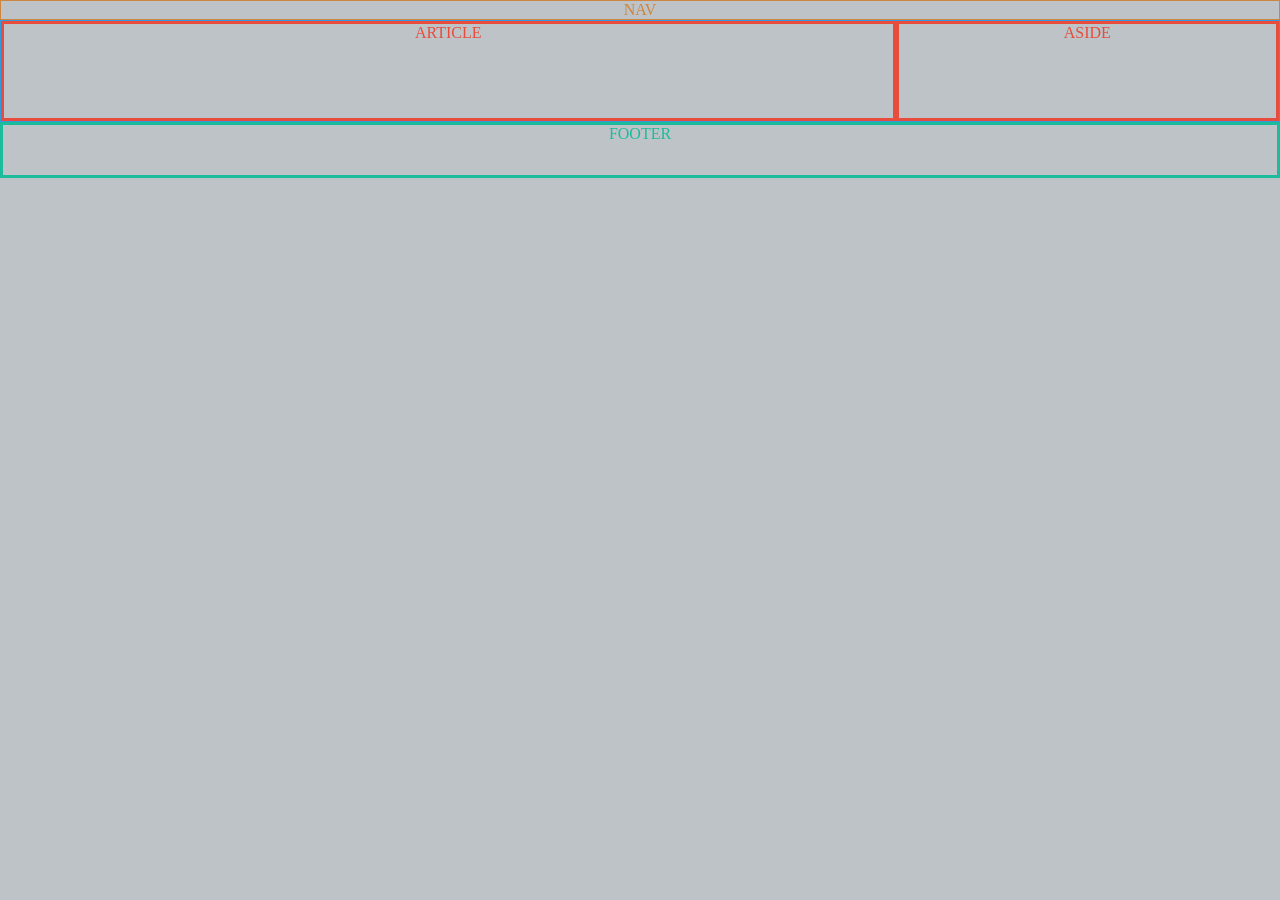
<file: 01-HTML-CSS/02-maquetacion/index.html>
<!DOCTYPE html>
<html lang="es">
    <head>
        <meta charset="UTF-8">
        <meta name="viewport" content="width=device-width, initial-scale=1.0">
        <title>Maquetación</title>
        <link rel="stylesheet" href="estilos.css">
    </head>
    <body>
        <!-- HTML5 HA INCORPORADO NUEVAS ETIQUETAS -->
        <!-- ESTAS ETIQUETAS SON DIVs PERO CON NOMBRE ESTRUCTURAL -->
        <nav>
            NAV
        </nav>
        <section>
            <article>
                ARTICLE
            </article>
            <aside>
                ASIDE
            </aside>
        </section>
        <footer>
            FOOTER
        </footer>
    </body>
</html>
</file>
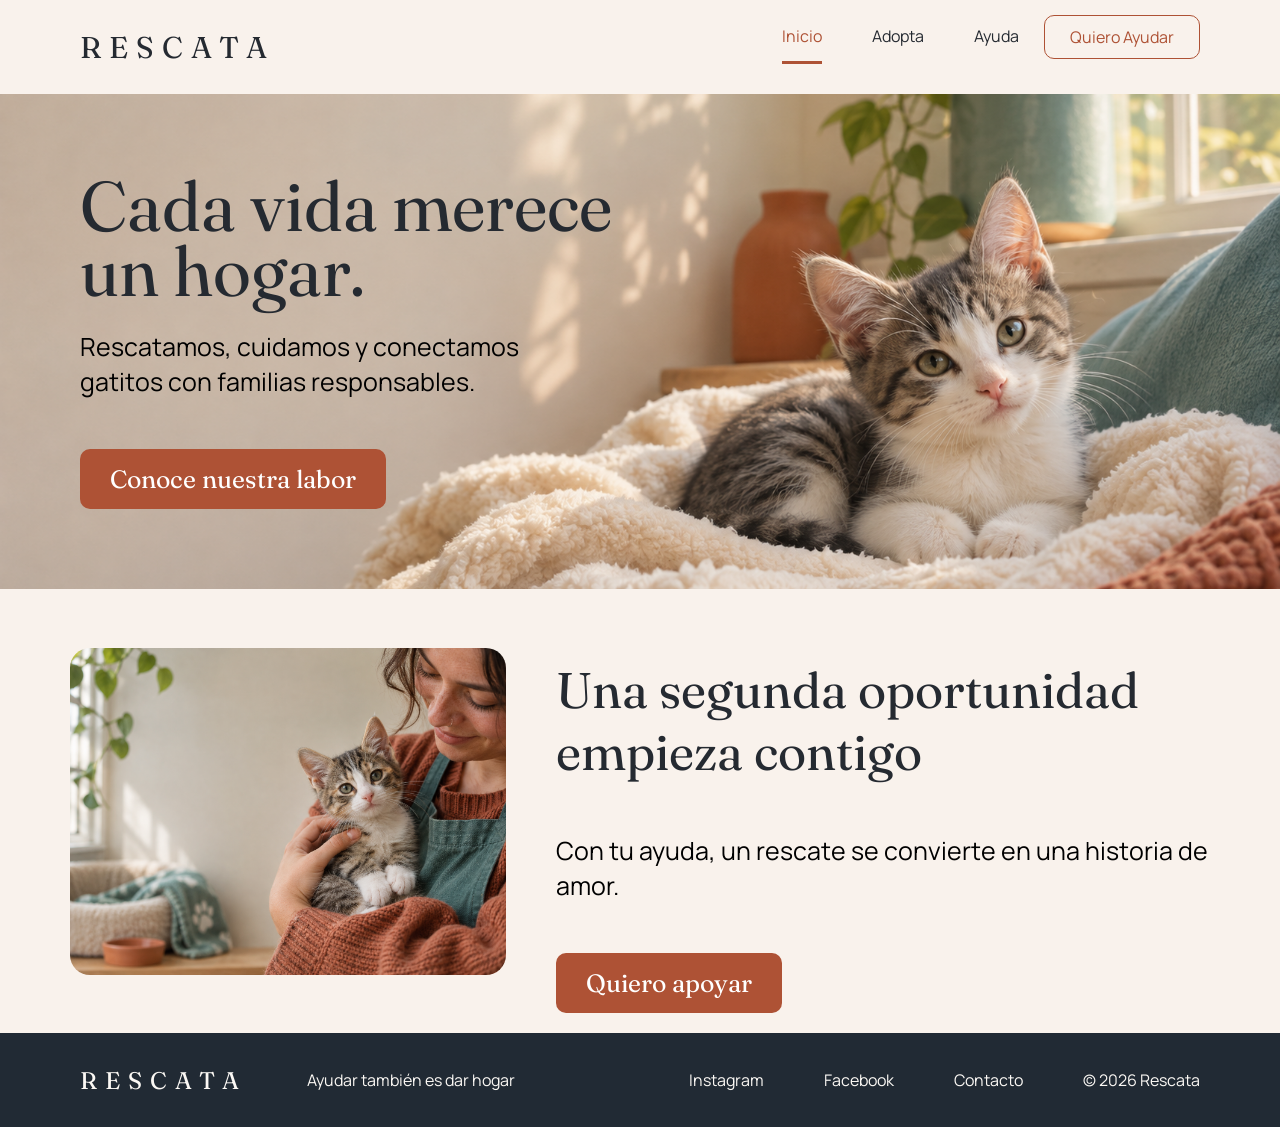
<file: 01-HTML-CSS/03-rescata/index.html>
<!DOCTYPE html>
<html lang="es">
<head>
    <meta charset="UTF-8">
    <meta name="viewport" content="width=device-width, initial-scale=1.0">
    <link rel="preconnect" href="https://fonts.googleapis.com">
    <link rel="preconnect" href="https://fonts.gstatic.com" crossorigin>
    <link href="https://fonts.googleapis.com/css2?family=Fraunces:ital,opsz,wght@0,9..144,100..900;1,9..144,100..900&family=Manrope:wght@200..800&display=swap" rel="stylesheet">
    <link rel="stylesheet" href="css/estilos.css">
    <title>Rescata</title>
</head>
<body>
    <nav>
        <!-- clases o id -->
        <a href="./" id="logo" class="color-primary">rescata</a>
        <div>
            <a href="#" class="color-primary link active">inicio</a>
            <a href="#" class="color-primary link">adopta</a>
            <a href="#" class="color-primary link">ayuda</a>
            <a href="#" class="navButton">quiero ayudar</a>
        </div>
    </nav>
    <header>
        <article>
            <h2 class="color-primary">Cada vida merece <br> un hogar.</h2>
            <p class="parrafo">
                Rescatamos, cuidamos y conectamos <br> gatitos con familias responsables.
            </p>
            <a href="#" class="btn">Conoce nuestra labor</a>
        </article>
    </header>
    <section>
        <div class="imgBox">
            <img src="img/01.png" alt="Adoptame">
        </div>
        <div class="contentBox">
            <h3 class="color-primary">Una segunda oportunidad <br> empieza contigo</h3>
            <p class="parrafo">Con tu ayuda, un rescate se convierte en una historia de amor.</p>
            <a href="#" class="btn">Quiero apoyar</a>
        </div>
    </section>
    <footer>
        <div>
            <a href="#" class="logo-footer">rescata</a>
            <p>Ayudar también es dar hogar</p>
        </div>
        <div>
            <a href="#">Instagram</a>
            <a href="#">Facebook</a>
            <a href="#">Contacto</a>
            <p>&copy; 2026 Rescata</p>
        </div>
    </footer>
</body>
</html>
</file>
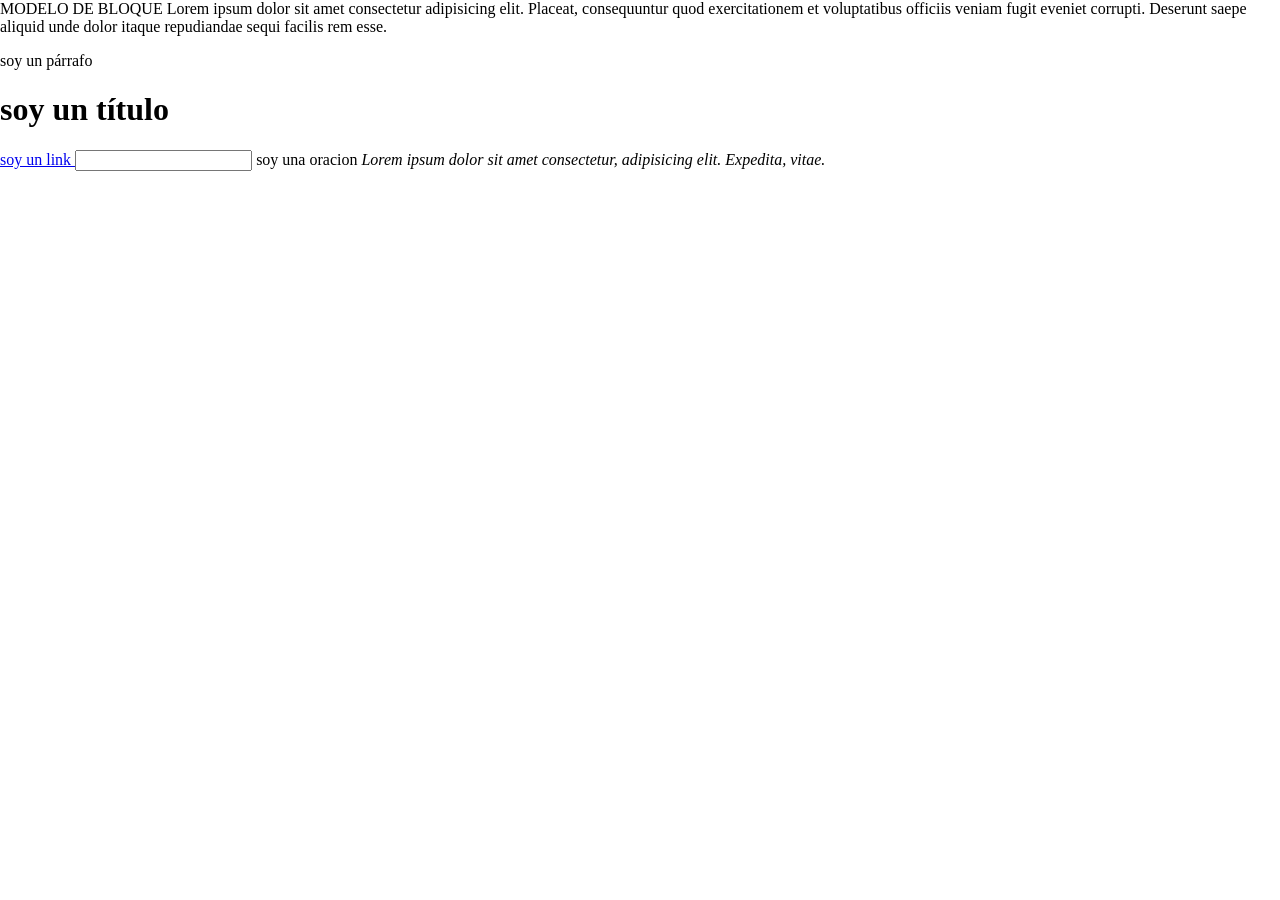
<file: 01-HTML-CSS/02-maquetacion/conceptos.html>
<!DOCTYPE html> <!-- VERSION 5 -->
<html lang="es">
    <head>
        <meta charset="UTF-8">
        <meta name="viewport" content="width=device-width, initial-scale=1.0">
        <!-- nombre de viñetas -->
        <title>Maquetación</title>
        <!-- SEO -> SEARH ENGINE OPTIMIZATION -->
        <style>
            body {
                margin: 0;
            }
        </style>
    </head>
    <body>
        <div>
            <!-- 
                1. se posicionan uno debajo del otro
                2. ocupan todo el ancho (100%) de su contenedor / padre
            -->
            MODELO DE BLOQUE
            Lorem ipsum dolor sit amet consectetur adipisicing elit. Placeat, consequuntur quod exercitationem et voluptatibus officiis veniam fugit eveniet corrupti. Deserunt saepe aliquid unde dolor itaque repudiandae sequi facilis rem esse.
        </div>
        <p>
            soy un párrafo
        </p>
        <h1>
            soy un título
        </h1>
        <a href="#">
            <!-- 
                1. el ancho y el alto se adapata a su contenido
                2. las etiquetas de modelo inline no aplican propiedades tamaño
            -->
            soy un link
        </a>
        <input type="text">
        <span>soy una oracion</span>
        <i>Lorem ipsum dolor sit amet consectetur, adipisicing elit. Expedita, vitae.</i>
    </body>
</html>
</file>
<file: 01-HTML-CSS/02-maquetacion/estilos.css>
body {
    background-color: #bdc3c7;
    margin: 0;
}

nav {
    border: 1px solid peru;
    text-align: center;
    color: peru;
}

/* METODOLOGIA BEM: BLOCK ELEMENT MODIFIER */
/* DON'T REPEAT YOURSELF */
section {
    border: 1px solid #3498db;
    display: flex;
    flex-wrap: wrap;
    article,
    aside {
        border: 3px solid #e74c3c;
        text-align: center;
        color: #e74c3c;
        height: 100px;
        box-sizing: border-box;
    }

    article {
        width: 70%;
    }

    aside {
        width: 30%;
    }
}

footer {
    border: 3px solid #1abc9c;
    text-align: center;
    color: #1abc9c;
    height: 50px;
}
</file>
<file: 01-HTML-CSS/03-rescata/css/estilos.css>
/* RESET */
body {
    margin: 0;
    padding: 0;
}

a {
    text-decoration: none;
}


/* font-family: "Fraunces", serif; */
/* font-family: "Manrope", sans-serif; */

/* CONSTANTES */
.color-primary {
    color: #252a31;
}

.parrafo {
    font-family: "Manrope", sans-serif;
    font-size: 25px;
    margin-bottom: 50px;
}

.btn {
    background-color: #ae5235;
    font-family: "Fraunces", serif;
    font-size: 25px;
    color: white;
    padding: 15px 30px;
    border-radius: 10px;
    display: inline-block;
}

/* NAV */
nav {
    display: flex;
    justify-content: space-between;
    background-color: #f9f2ec;
    /* padding-left: 80px;
    padding-right: 80px;
    padding-top: 15px;
    padding-bottom: 15px; */
    padding: 15px 80px;
    align-items: center;
    #logo {
        font-family: "Fraunces", serif;
        text-transform: uppercase;
        font-size: 30px;
        letter-spacing: 8px;
    }
    div {
        display: flex;
        align-items: flex-start;
        .link, 
        .navButton {
            font-family: "Manrope", sans-serif;
            padding: 10px 25px;
            text-transform: capitalize;
        }
        .link {
            &::after {
                content: '';
                width: 100%;
                height: 3px;
                background-color: transparent;
                display: inline-block;
            }
            &.active {
                color: #ae5235;
                &::after {
                    background-color: #ae5235;
                }
            }
            &:hover {
                color: #ae5235;
                &::after {
                    background-color: #ae5235;
                }
            }
        }
        .navButton {
            border: 1px solid #ae5235;
            color: #ae5235;
            border-radius: 10px;
            transition: all .5s;
            &:hover {
                background-color: #ae5235;
                transition: all .5s;
                color: white;
            }
        }
    }
}

/* HEADER */
header {
    background-image: url('../img/hero.png');
    background-position: center;
    background-size: cover;
    padding: 80px;
    h2 {
        margin: 0;
        font-family: "Fraunces", serif;
        font-weight: 400;
        font-size: 70px;
        line-height: 65px; /* inter = -5px */
        color: #252a31;
    }
}

/* SECTION */
section {
    padding: 20px 70px;
    display: flex;
    gap: 50px;
    background-color: #f9f2ec;
    /* background: TIPO: image?, color?, clip?, VALOR: positon, size, color, ; */
    .imgBox {
        width: 40%;
        border-radius: 20px;
        overflow: hidden;
        img {
            width: 100%;
            display: block;
        }
    }
    .contentBox {
        width: 60%;
        h3 {
            font-family: "Fraunces", serif;
            font-size: 50px;
            font-weight: 400;
        }
    }
}

/* FOOTER */
footer {
    background-color: #212a34;
    display: flex;
    padding: 20px 80px;
    justify-content: space-between;
    align-items: center;
    div {
        display: flex;
        align-items: center;
        column-gap: 60px;
        a, p {
            color: #fbf8f4;
            font-family: "Manrope", sans-serif;
        }
        .logo-footer {
            font-size: 24px;
            text-transform: uppercase;
            letter-spacing: 8px;
            font-family: "Fraunces", serif;
        }
    }
}

/* BREAKPOINT - MEADIA QUERIES */
/*
    desktop first
    mobile first
*/
@media only screen and (max-width: 1460px) {
    section {
        align-items: center;
    }
}

@media only screen and (max-width: 1160px) {
    footer {
        flex-direction: column;
    }
}

@media only screen and (max-width: 960px) {
    nav {
        flex-direction: column;
        row-gap: 20px;
    }
    section {
        flex-direction: column;
        gap: 0;
        .imgBox, .contentBox {
            width: 80%;
        }
        .contentBox {
            text-align: center;
        }
        
    }
}

@media only screen and (max-width: 600px) {
    header {
        article {
            text-align: center;
        }
    }
    footer {
        div {
            flex-direction: column;
            row-gap: 10px;
        }
    }
}
</file>
